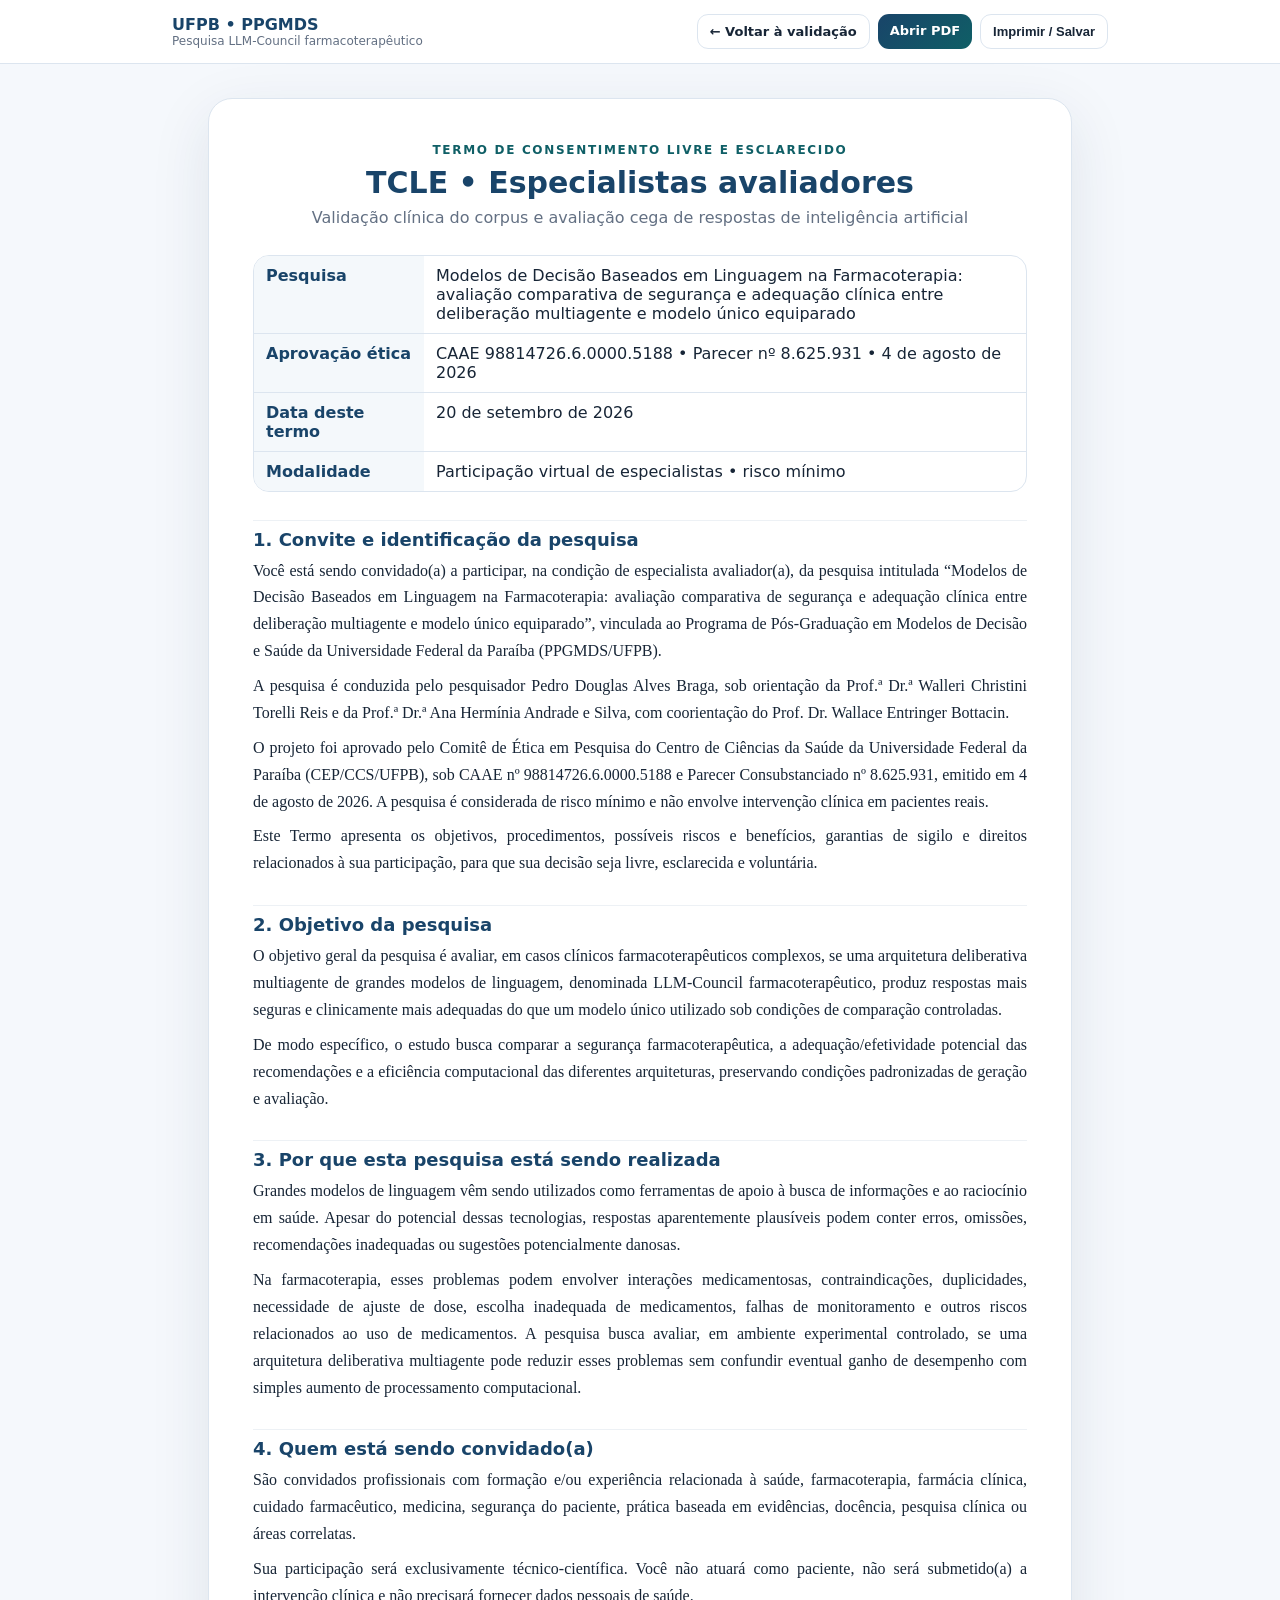
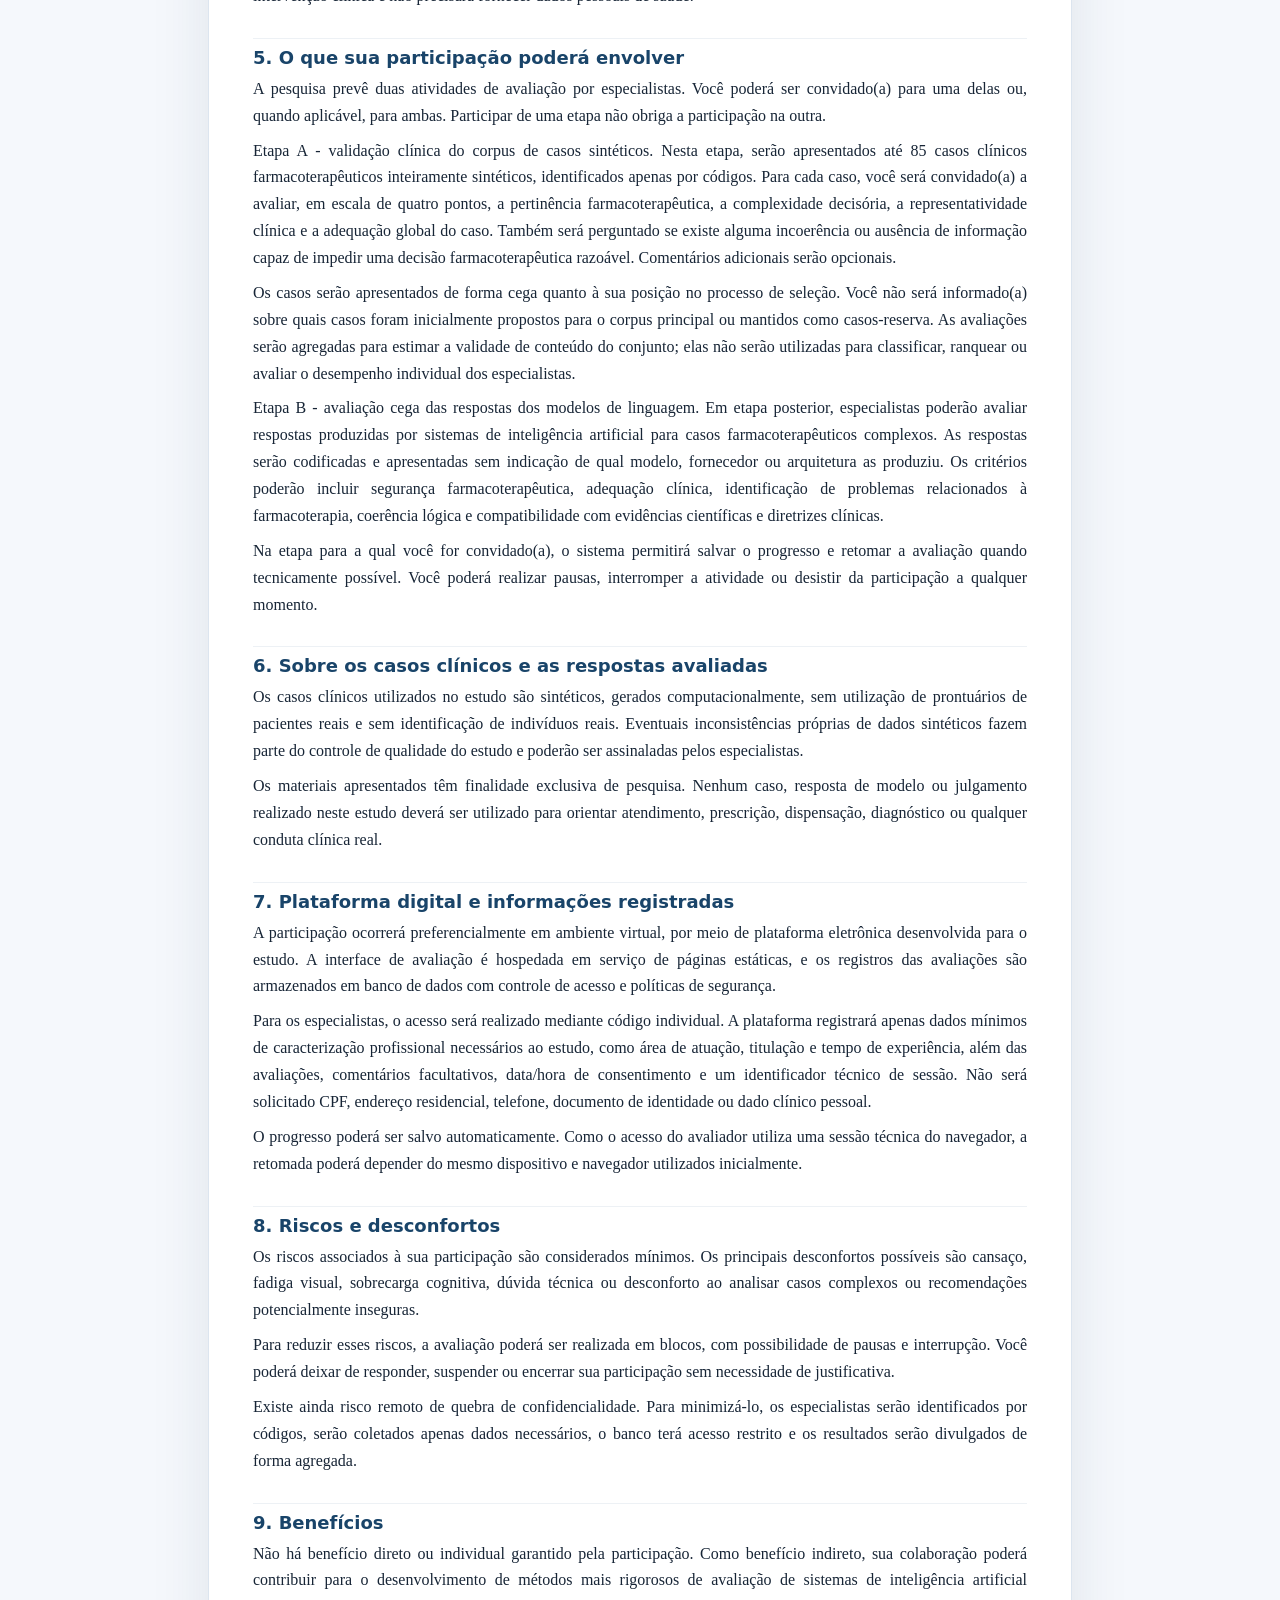
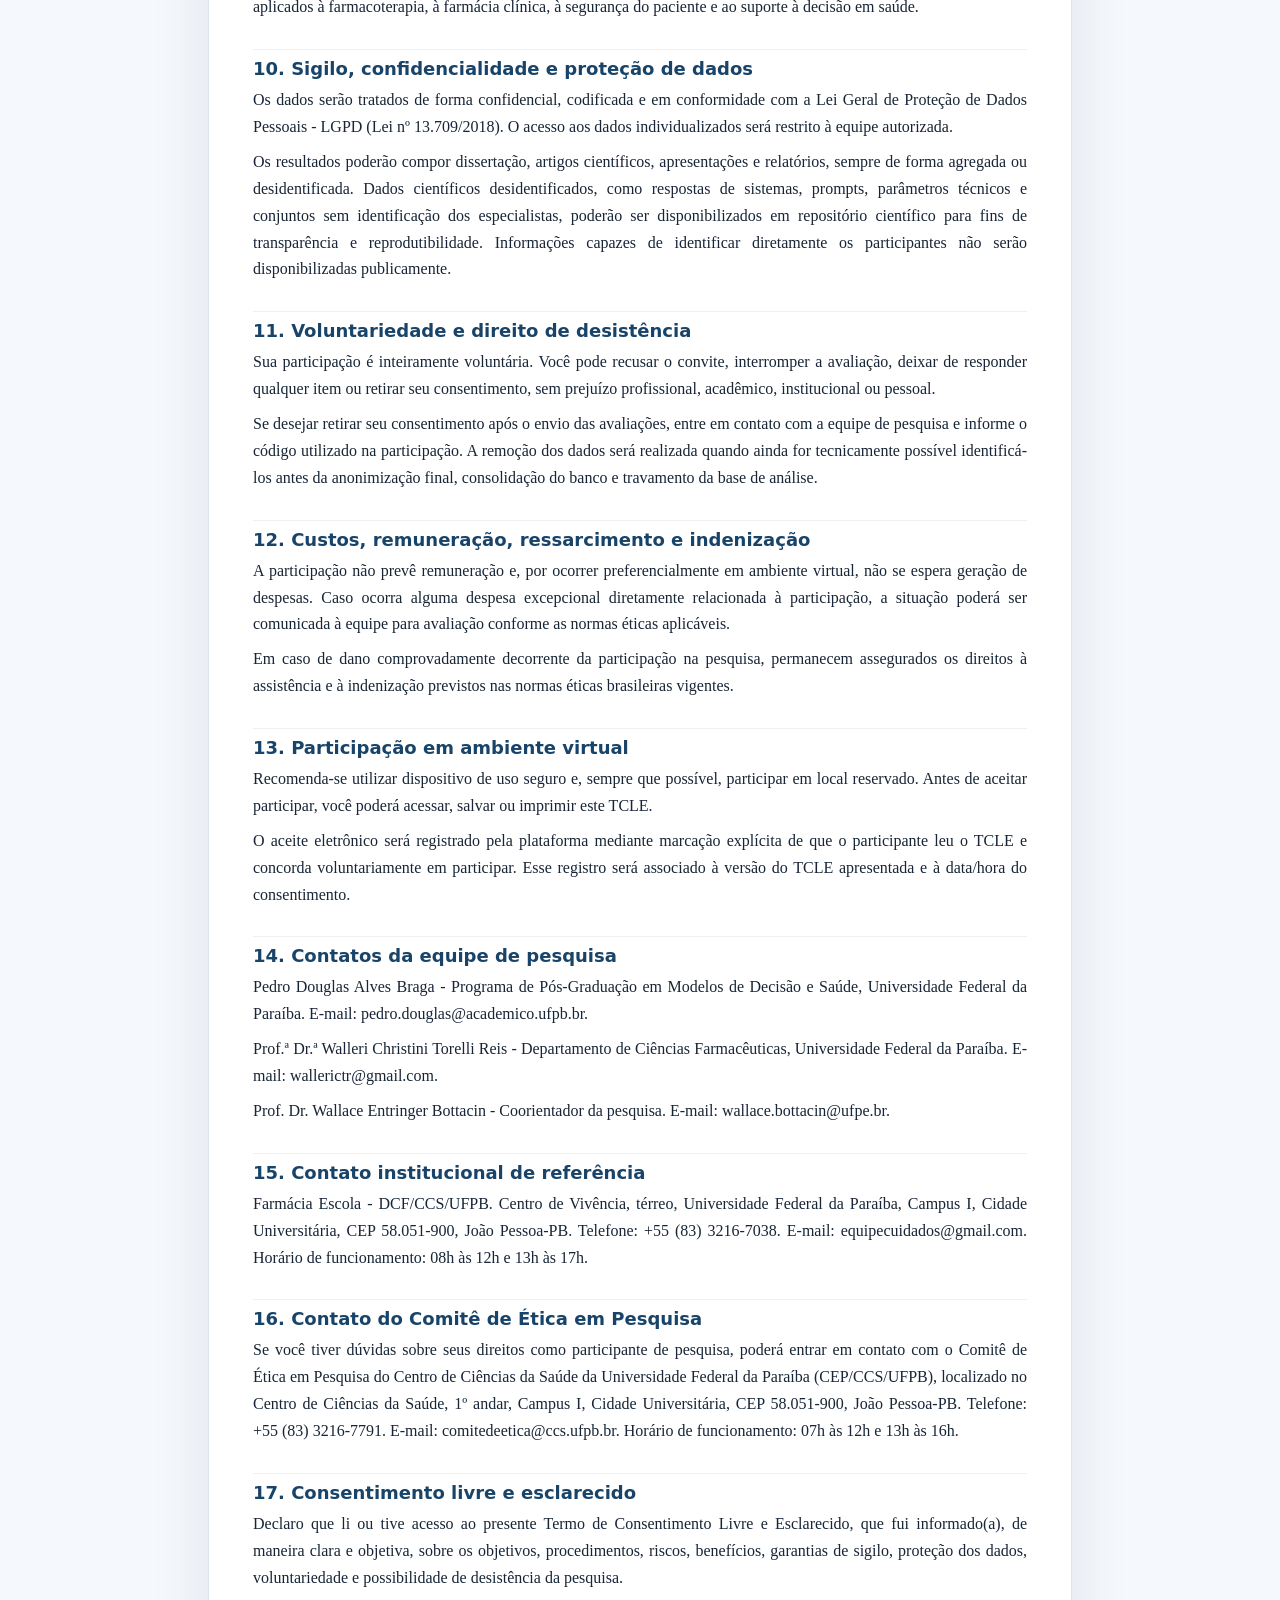
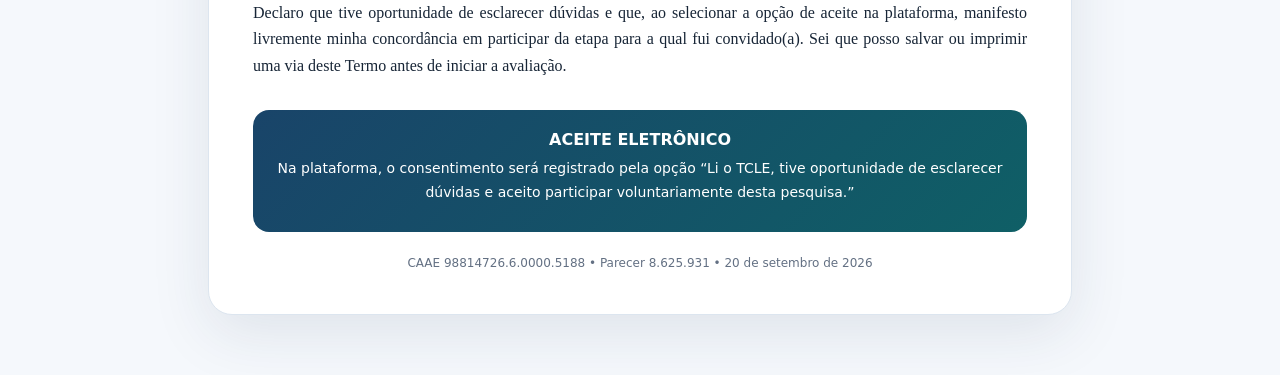
<file: tcle.html>
<!doctype html>
<html lang="pt-BR">
<head>
<meta charset="utf-8">
<meta name="viewport" content="width=device-width,initial-scale=1">
<title>TCLE - Validação Clínica do Corpus</title>
<style>
:root{--ink:#172536;--muted:#637083;--line:#dce5ef;--brand:#194469;--teal:#0f5f66;--soft:#eef6f8;--paper:#fff;}
*{box-sizing:border-box}
html{font-family:Inter,ui-sans-serif,system-ui,-apple-system,BlinkMacSystemFont,"Segoe UI",sans-serif;background:#f5f8fc;color:var(--ink)}
body{margin:0}
.top{position:sticky;top:0;z-index:5;background:rgba(255,255,255,.92);backdrop-filter:blur(14px);border-bottom:1px solid var(--line)}
.topin{max-width:980px;margin:auto;padding:14px 22px;display:flex;justify-content:space-between;align-items:center;gap:16px}
.brand{font-weight:850;color:var(--brand)} .sub{font-size:12px;color:var(--muted)}
.actions{display:flex;gap:8px;flex-wrap:wrap}
button,a.btn{border:1px solid var(--line);background:white;color:var(--ink);padding:9px 12px;border-radius:11px;text-decoration:none;font-weight:750;font-size:13px;cursor:pointer}
a.primary{background:linear-gradient(135deg,var(--brand),var(--teal));color:#fff;border:0}
main{max-width:900px;margin:34px auto 60px;padding:0 18px}
.paper{background:white;border:1px solid var(--line);border-radius:24px;box-shadow:0 18px 60px rgba(30,52,79,.10);padding:44px}
.kicker{font-size:12px;letter-spacing:.14em;font-weight:850;color:var(--teal);text-align:center}
h1{font-size:30px;text-align:center;line-height:1.12;color:var(--brand);margin:9px 0 8px}
.subtitle{text-align:center;color:var(--muted);margin-bottom:28px}
.meta{display:grid;grid-template-columns:170px 1fr;border:1px solid var(--line);border-radius:16px;overflow:hidden;margin-bottom:22px}
.meta div{padding:10px 12px;border-bottom:1px solid var(--line)} .meta div:nth-last-child(-n+2){border-bottom:0}
.meta .k{font-weight:800;color:var(--brand);background:#f4f8fb}
.notice{padding:16px 18px;background:#eaf6f5;border:1px solid #cfe7e4;border-radius:14px;margin:22px 0}
.notice strong{color:var(--teal)} .notice p{margin:5px 0 0}
h2{font-size:18px;color:var(--brand);margin:28px 0 8px;padding-top:8px;border-top:1px solid #edf1f5}
p{font-family:Georgia,"Times New Roman",serif;font-size:16px;line-height:1.68;text-align:justify;margin:8px 0}
.consent{margin-top:30px;background:linear-gradient(135deg,var(--brand),var(--teal));color:#fff;border-radius:16px;padding:20px;text-align:center}
.consent p{font-family:inherit;text-align:center;font-size:14px}
.foot{text-align:center;color:var(--muted);font-size:12px;margin-top:24px}
@media(max-width:650px){.paper{padding:24px 18px;border-radius:16px}.meta{grid-template-columns:1fr}.meta .k{border-bottom:0}h1{font-size:24px}p{font-size:15px}}
@media print{body{background:white}.top,.notice.internal{display:none}main{margin:0;max-width:none;padding:0}.paper{box-shadow:none;border:0;border-radius:0;padding:0}}
</style>
</head>
<body>
<div class="top"><div class="topin">
<div><div class="brand">UFPB • PPGMDS</div><div class="sub">Pesquisa LLM-Council farmacoterapêutico</div></div>
<div class="actions">
<a class="btn" href="./">← Voltar à validação</a>
<a class="btn primary" href="./TCLE_LLM_Atualizado_20-09-2026.pdf?v=20260920-3" target="_blank" rel="noopener">Abrir PDF</a>
<button onclick="window.print()">Imprimir / Salvar</button>
</div>
</div></div>
<main><article class="paper">
<div class="kicker">TERMO DE CONSENTIMENTO LIVRE E ESCLARECIDO</div>
<h1>TCLE • Especialistas avaliadores</h1>
<div class="subtitle">Validação clínica do corpus e avaliação cega de respostas de inteligência artificial</div>

<div class="meta">
<div class="k">Pesquisa</div><div>Modelos de Decisão Baseados em Linguagem na Farmacoterapia: avaliação comparativa de segurança e adequação clínica entre deliberação multiagente e modelo único equiparado</div>
<div class="k">Aprovação ética</div><div>CAAE 98814726.6.0000.5188 • Parecer nº 8.625.931 • 4 de agosto de 2026</div>
<div class="k">Data deste termo</div><div>20 de setembro de 2026</div>
<div class="k">Modalidade</div><div>Participação virtual de especialistas • risco mínimo</div>
</div>

<section><h2>1. Convite e identificação da pesquisa</h2><p>Você está sendo convidado(a) a participar, na condição de especialista avaliador(a), da pesquisa intitulada “Modelos de Decisão Baseados em Linguagem na Farmacoterapia: avaliação comparativa de segurança e adequação clínica entre deliberação multiagente e modelo único equiparado”, vinculada ao Programa de Pós-Graduação em Modelos de Decisão e Saúde da Universidade Federal da Paraíba (PPGMDS/UFPB).</p>
<p>A pesquisa é conduzida pelo pesquisador Pedro Douglas Alves Braga, sob orientação da Prof.ª Dr.ª Walleri Christini Torelli Reis e da Prof.ª Dr.ª Ana Hermínia Andrade e Silva, com coorientação do Prof. Dr. Wallace Entringer Bottacin.</p>
<p>O projeto foi aprovado pelo Comitê de Ética em Pesquisa do Centro de Ciências da Saúde da Universidade Federal da Paraíba (CEP/CCS/UFPB), sob CAAE nº 98814726.6.0000.5188 e Parecer Consubstanciado nº 8.625.931, emitido em 4 de agosto de 2026. A pesquisa é considerada de risco mínimo e não envolve intervenção clínica em pacientes reais.</p>
<p>Este Termo apresenta os objetivos, procedimentos, possíveis riscos e benefícios, garantias de sigilo e direitos relacionados à sua participação, para que sua decisão seja livre, esclarecida e voluntária.</p></section><section><h2>2. Objetivo da pesquisa</h2><p>O objetivo geral da pesquisa é avaliar, em casos clínicos farmacoterapêuticos complexos, se uma arquitetura deliberativa multiagente de grandes modelos de linguagem, denominada LLM-Council farmacoterapêutico, produz respostas mais seguras e clinicamente mais adequadas do que um modelo único utilizado sob condições de comparação controladas.</p>
<p>De modo específico, o estudo busca comparar a segurança farmacoterapêutica, a adequação/efetividade potencial das recomendações e a eficiência computacional das diferentes arquiteturas, preservando condições padronizadas de geração e avaliação.</p></section><section><h2>3. Por que esta pesquisa está sendo realizada</h2><p>Grandes modelos de linguagem vêm sendo utilizados como ferramentas de apoio à busca de informações e ao raciocínio em saúde. Apesar do potencial dessas tecnologias, respostas aparentemente plausíveis podem conter erros, omissões, recomendações inadequadas ou sugestões potencialmente danosas.</p>
<p>Na farmacoterapia, esses problemas podem envolver interações medicamentosas, contraindicações, duplicidades, necessidade de ajuste de dose, escolha inadequada de medicamentos, falhas de monitoramento e outros riscos relacionados ao uso de medicamentos. A pesquisa busca avaliar, em ambiente experimental controlado, se uma arquitetura deliberativa multiagente pode reduzir esses problemas sem confundir eventual ganho de desempenho com simples aumento de processamento computacional.</p></section><section><h2>4. Quem está sendo convidado(a)</h2><p>São convidados profissionais com formação e/ou experiência relacionada à saúde, farmacoterapia, farmácia clínica, cuidado farmacêutico, medicina, segurança do paciente, prática baseada em evidências, docência, pesquisa clínica ou áreas correlatas.</p>
<p>Sua participação será exclusivamente técnico-científica. Você não atuará como paciente, não será submetido(a) a intervenção clínica e não precisará fornecer dados pessoais de saúde.</p></section><section><h2>5. O que sua participação poderá envolver</h2><p>A pesquisa prevê duas atividades de avaliação por especialistas. Você poderá ser convidado(a) para uma delas ou, quando aplicável, para ambas. Participar de uma etapa não obriga a participação na outra.</p>
<p>Etapa A - validação clínica do corpus de casos sintéticos. Nesta etapa, serão apresentados até 85 casos clínicos farmacoterapêuticos inteiramente sintéticos, identificados apenas por códigos. Para cada caso, você será convidado(a) a avaliar, em escala de quatro pontos, a pertinência farmacoterapêutica, a complexidade decisória, a representatividade clínica e a adequação global do caso. Também será perguntado se existe alguma incoerência ou ausência de informação capaz de impedir uma decisão farmacoterapêutica razoável. Comentários adicionais serão opcionais.</p>
<p>Os casos serão apresentados de forma cega quanto à sua posição no processo de seleção. Você não será informado(a) sobre quais casos foram inicialmente propostos para o corpus principal ou mantidos como casos-reserva. As avaliações serão agregadas para estimar a validade de conteúdo do conjunto; elas não serão utilizadas para classificar, ranquear ou avaliar o desempenho individual dos especialistas.</p>
<p>Etapa B - avaliação cega das respostas dos modelos de linguagem. Em etapa posterior, especialistas poderão avaliar respostas produzidas por sistemas de inteligência artificial para casos farmacoterapêuticos complexos. As respostas serão codificadas e apresentadas sem indicação de qual modelo, fornecedor ou arquitetura as produziu. Os critérios poderão incluir segurança farmacoterapêutica, adequação clínica, identificação de problemas relacionados à farmacoterapia, coerência lógica e compatibilidade com evidências científicas e diretrizes clínicas.</p>
<p>Na etapa para a qual você for convidado(a), o sistema permitirá salvar o progresso e retomar a avaliação quando tecnicamente possível. Você poderá realizar pausas, interromper a atividade ou desistir da participação a qualquer momento.</p></section><section><h2>6. Sobre os casos clínicos e as respostas avaliadas</h2><p>Os casos clínicos utilizados no estudo são sintéticos, gerados computacionalmente, sem utilização de prontuários de pacientes reais e sem identificação de indivíduos reais. Eventuais inconsistências próprias de dados sintéticos fazem parte do controle de qualidade do estudo e poderão ser assinaladas pelos especialistas.</p>
<p>Os materiais apresentados têm finalidade exclusiva de pesquisa. Nenhum caso, resposta de modelo ou julgamento realizado neste estudo deverá ser utilizado para orientar atendimento, prescrição, dispensação, diagnóstico ou qualquer conduta clínica real.</p></section><section><h2>7. Plataforma digital e informações registradas</h2><p>A participação ocorrerá preferencialmente em ambiente virtual, por meio de plataforma eletrônica desenvolvida para o estudo. A interface de avaliação é hospedada em serviço de páginas estáticas, e os registros das avaliações são armazenados em banco de dados com controle de acesso e políticas de segurança.</p>
<p>Para os especialistas, o acesso será realizado mediante código individual. A plataforma registrará apenas dados mínimos de caracterização profissional necessários ao estudo, como área de atuação, titulação e tempo de experiência, além das avaliações, comentários facultativos, data/hora de consentimento e um identificador técnico de sessão. Não será solicitado CPF, endereço residencial, telefone, documento de identidade ou dado clínico pessoal.</p>
<p>O progresso poderá ser salvo automaticamente. Como o acesso do avaliador utiliza uma sessão técnica do navegador, a retomada poderá depender do mesmo dispositivo e navegador utilizados inicialmente.</p></section><section><h2>8. Riscos e desconfortos</h2><p>Os riscos associados à sua participação são considerados mínimos. Os principais desconfortos possíveis são cansaço, fadiga visual, sobrecarga cognitiva, dúvida técnica ou desconforto ao analisar casos complexos ou recomendações potencialmente inseguras.</p>
<p>Para reduzir esses riscos, a avaliação poderá ser realizada em blocos, com possibilidade de pausas e interrupção. Você poderá deixar de responder, suspender ou encerrar sua participação sem necessidade de justificativa.</p>
<p>Existe ainda risco remoto de quebra de confidencialidade. Para minimizá-lo, os especialistas serão identificados por códigos, serão coletados apenas dados necessários, o banco terá acesso restrito e os resultados serão divulgados de forma agregada.</p></section><section><h2>9. Benefícios</h2><p>Não há benefício direto ou individual garantido pela participação. Como benefício indireto, sua colaboração poderá contribuir para o desenvolvimento de métodos mais rigorosos de avaliação de sistemas de inteligência artificial aplicados à farmacoterapia, à farmácia clínica, à segurança do paciente e ao suporte à decisão em saúde.</p></section><section><h2>10. Sigilo, confidencialidade e proteção de dados</h2><p>Os dados serão tratados de forma confidencial, codificada e em conformidade com a Lei Geral de Proteção de Dados Pessoais - LGPD (Lei nº 13.709/2018). O acesso aos dados individualizados será restrito à equipe autorizada.</p>
<p>Os resultados poderão compor dissertação, artigos científicos, apresentações e relatórios, sempre de forma agregada ou desidentificada. Dados científicos desidentificados, como respostas de sistemas, prompts, parâmetros técnicos e conjuntos sem identificação dos especialistas, poderão ser disponibilizados em repositório científico para fins de transparência e reprodutibilidade. Informações capazes de identificar diretamente os participantes não serão disponibilizadas publicamente.</p></section><section><h2>11. Voluntariedade e direito de desistência</h2><p>Sua participação é inteiramente voluntária. Você pode recusar o convite, interromper a avaliação, deixar de responder qualquer item ou retirar seu consentimento, sem prejuízo profissional, acadêmico, institucional ou pessoal.</p>
<p>Se desejar retirar seu consentimento após o envio das avaliações, entre em contato com a equipe de pesquisa e informe o código utilizado na participação. A remoção dos dados será realizada quando ainda for tecnicamente possível identificá-los antes da anonimização final, consolidação do banco e travamento da base de análise.</p></section><section><h2>12. Custos, remuneração, ressarcimento e indenização</h2><p>A participação não prevê remuneração e, por ocorrer preferencialmente em ambiente virtual, não se espera geração de despesas. Caso ocorra alguma despesa excepcional diretamente relacionada à participação, a situação poderá ser comunicada à equipe para avaliação conforme as normas éticas aplicáveis.</p>
<p>Em caso de dano comprovadamente decorrente da participação na pesquisa, permanecem assegurados os direitos à assistência e à indenização previstos nas normas éticas brasileiras vigentes.</p></section><section><h2>13. Participação em ambiente virtual</h2><p>Recomenda-se utilizar dispositivo de uso seguro e, sempre que possível, participar em local reservado. Antes de aceitar participar, você poderá acessar, salvar ou imprimir este TCLE.</p>
<p>O aceite eletrônico será registrado pela plataforma mediante marcação explícita de que o participante leu o TCLE e concorda voluntariamente em participar. Esse registro será associado à versão do TCLE apresentada e à data/hora do consentimento.</p></section><section><h2>14. Contatos da equipe de pesquisa</h2><p>Pedro Douglas Alves Braga - Programa de Pós-Graduação em Modelos de Decisão e Saúde, Universidade Federal da Paraíba. E-mail: pedro.douglas@academico.ufpb.br.</p>
<p>Prof.ª Dr.ª Walleri Christini Torelli Reis - Departamento de Ciências Farmacêuticas, Universidade Federal da Paraíba. E-mail: wallerictr@gmail.com.</p>
<p>Prof. Dr. Wallace Entringer Bottacin - Coorientador da pesquisa. E-mail: wallace.bottacin@ufpe.br.</p></section><section><h2>15. Contato institucional de referência</h2><p>Farmácia Escola - DCF/CCS/UFPB. Centro de Vivência, térreo, Universidade Federal da Paraíba, Campus I, Cidade Universitária, CEP 58.051-900, João Pessoa-PB. Telefone: +55 (83) 3216-7038. E-mail: equipecuidados@gmail.com. Horário de funcionamento: 08h às 12h e 13h às 17h.</p></section><section><h2>16. Contato do Comitê de Ética em Pesquisa</h2><p>Se você tiver dúvidas sobre seus direitos como participante de pesquisa, poderá entrar em contato com o Comitê de Ética em Pesquisa do Centro de Ciências da Saúde da Universidade Federal da Paraíba (CEP/CCS/UFPB), localizado no Centro de Ciências da Saúde, 1º andar, Campus I, Cidade Universitária, CEP 58.051-900, João Pessoa-PB. Telefone: +55 (83) 3216-7791. E-mail: comitedeetica@ccs.ufpb.br. Horário de funcionamento: 07h às 12h e 13h às 16h.</p></section><section><h2>17. Consentimento livre e esclarecido</h2><p>Declaro que li ou tive acesso ao presente Termo de Consentimento Livre e Esclarecido, que fui informado(a), de maneira clara e objetiva, sobre os objetivos, procedimentos, riscos, benefícios, garantias de sigilo, proteção dos dados, voluntariedade e possibilidade de desistência da pesquisa.</p>
<p>Declaro que tive oportunidade de esclarecer dúvidas e que, ao selecionar a opção de aceite na plataforma, manifesto livremente minha concordância em participar da etapa para a qual fui convidado(a). Sei que posso salvar ou imprimir uma via deste Termo antes de iniciar a avaliação.</p></section>

<div class="consent"><strong>ACEITE ELETRÔNICO</strong>
<p>Na plataforma, o consentimento será registrado pela opção “Li o TCLE, tive oportunidade de esclarecer dúvidas e aceito participar voluntariamente desta pesquisa.”</p>
</div>
<div class="foot">CAAE 98814726.6.0000.5188 • Parecer 8.625.931 • 20 de setembro de 2026</div>
</article></main>
</body></html>
</file>
